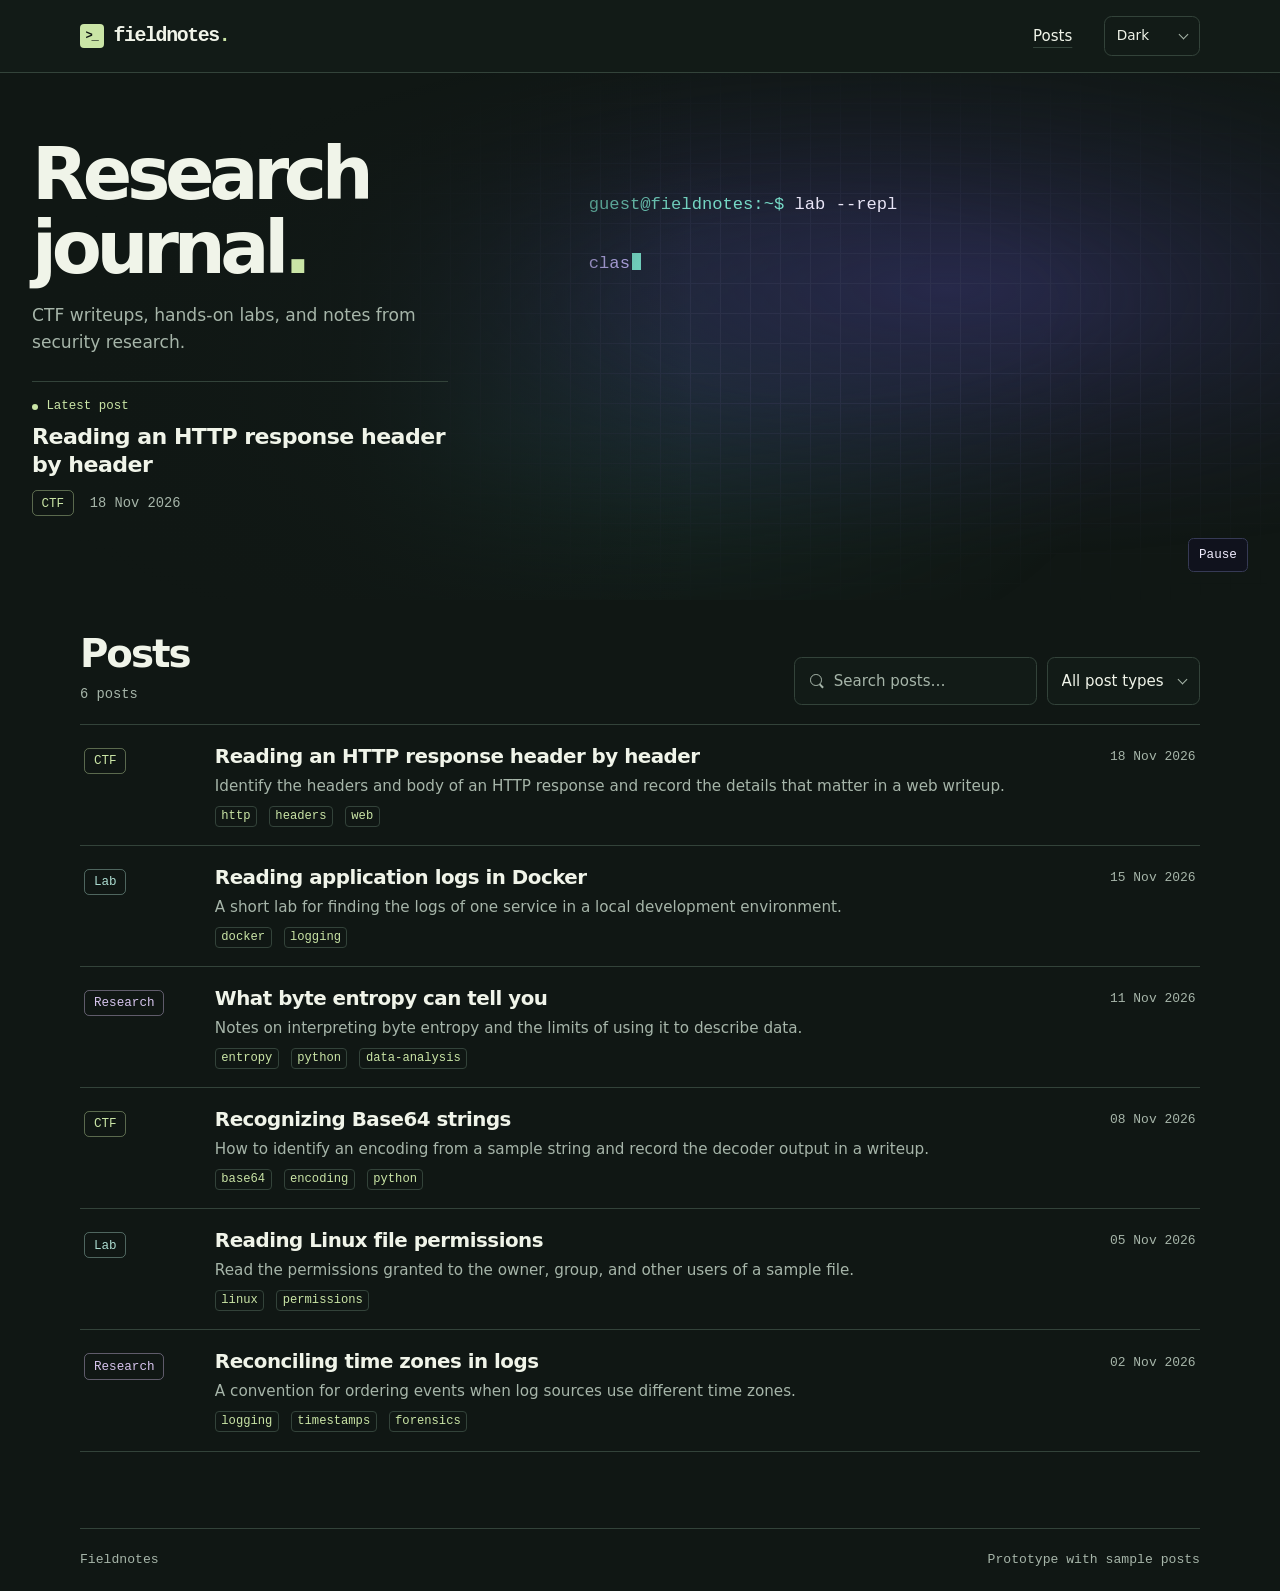
<file: index.html>
<!doctype html>
<html lang="en">
<head>
  <meta charset="utf-8">
  <meta name="viewport" content="width=device-width, initial-scale=1">
  <meta name="theme-color" content="#101714">
  <meta name="description" content="A security research journal with CTF writeups, hands-on labs, and research notes.">
  <title>Fieldnotes | Research journal</title>
  <script src="./assets/theme.js"></script>
  <link rel="stylesheet" href="./assets/site.css">
  <script src="./assets/site.js" defer></script>
</head>
<body>
  <a class="skip-link" href="#main">Skip to content</a>
  <header class="site-header">
    <div class="shell header-inner">
      <a class="wordmark" href="./index.html" aria-label="Fieldnotes home"><span class="brand-mark" aria-hidden="true"></span>fieldnotes<span>.</span></a>
      <nav aria-label="Main navigation"><a href="./index.html#posts">Posts</a></nav>
      <label class="theme-control">
        <span class="sr-only">Theme</span>
        <select name="theme">
          <option value="dark">Dark</option>
          <option value="light">Light</option>
          <option value="system">System</option>
        </select>
        <span class="select-chevron" aria-hidden="true"></span>
      </label>
    </div>
  </header>
  
    <main id="main" tabindex="-1">
      <section class="hero hero-runtime" aria-labelledby="home-title" data-hero-runtime>
        
          <div class="runtime-visual" role="img" aria-label="A simulated terminal types a playful object-oriented program.">
              <pre class="runtime-terminal" aria-hidden="true"><code><span data-at="0" data-ms="720"><span class="terminal-prompt">guest@fieldnotes:~$ </span>lab --repl</span>

<span data-at="960" data-ms="840"><span class="terminal-keyword">class</span> <span class="terminal-type">Hacker</span> <span class="terminal-keyword">extends</span> Human {</span>
<span data-at="1800" data-ms="490">  <span class="terminal-type">solve</span>(ctf) {</span>
<span data-at="2290" data-ms="930">    <span class="terminal-keyword">return</span> this.tryAgain(ctf);</span>
<span data-at="3220" data-ms="120">  }</span>
<span data-at="3340" data-ms="80">}</span>

<span data-at="3640" data-ms="920"><span class="terminal-keyword">new</span> <span class="terminal-type">Hacker</span>().solve(<span class="terminal-string">"CTF"</span>);</span>
<span data-at="4670" class="terminal-output">// givingUp is undefined</span></code></pre>
              <canvas class="runtime-canvas" width="560" height="266" aria-hidden="true" hidden></canvas>
          </div>
        <div class="hero-content shell">
          <div class="intro">
            <h1 id="home-title">Research journal<span>.</span></h1>
            <p>CTF writeups, hands-on labs, and notes from security research.</p>
            
        <article class="latest" aria-labelledby="latest-title">
          <p class="latest-label"><span aria-hidden="true"></span> Latest post</p>
          <h2 id="latest-title" lang="en"><a href="posts/http-header-notes/index.html">Reading an HTTP response header by header</a></h2>
          <div class="article-meta">
            <span class="kind-chip ctf">CTF</span><time datetime="2026-11-18">18 Nov 2026</time>
          </div>
        </article>
          </div>
          <button type="button" class="runtime-play" hidden>Pause</button>
        </div>
      </section>
      <script src="./assets/hero.js" defer></script>
      <section class="archive shell" id="posts" aria-labelledby="archive-title">
        <span id="bai-viet" class="sr-only" aria-hidden="true"></span>
        <div class="archive-header">
          <div><h2 id="archive-title">Posts</h2><p id="result-count" role="status">6 posts</p></div>
          <div class="archive-controls" role="search" aria-label="Search posts">
            <label class="search"><span class="search-icon" aria-hidden="true"></span><span class="sr-only">Search posts</span><input type="search" name="q" placeholder="Search posts…" autocomplete="off"></label>
            <label class="filter"><span class="sr-only">Post type</span><select name="type"><option value="">All post types</option><option value="ctf">CTF</option><option value="lab">Lab</option><option value="research">Research</option></select><span class="select-chevron" aria-hidden="true"></span></label>
          </div>
        </div>
        <ul class="entries">
        <li class="entry" data-kind="ctf" data-search="reading an http response header by header identify the headers and body of an http response and record the details that matter in a web writeup  http headers web web     context  an http response contains the request outcome  metadata  and a body  this writeup uses a simulated response to demonstrate how to document each part      sample response     http http 1 1 200 ok content type  text plain  charset utf 8 cache control  no store content length  5  hello        header   meaning in this example                    content type    the body is utf 8 text       cache control    the response instructs caches to avoid storing it       content length    the body is five bytes long        recording observations  preserve the original response in a code block  then explain each detail below it  label any shortened or simulated data alongside the example so readers can judge its limits  ">
          <div class="entry-kind"><span class="kind-chip ctf">CTF</span></div>
          <div class="entry-content">
            <h3 lang="en"><a href="posts/http-header-notes/index.html">Reading an HTTP response header by header</a></h3>
            <p lang="en">Identify the headers and body of an HTTP response and record the details that matter in a web writeup.</p>
            <div class="entry-tags" aria-label="Tags"><span>http</span><span>headers</span><span>web</span></div>
          </div>
          <div class="entry-date"><time datetime="2026-11-18">18 Nov 2026</time></div>
        </li>
        <li class="entry" data-kind="lab" data-search="reading application logs in docker a short lab for finding the logs of one service in a local development environment  docker logging cloud     goal  identify timestamps  the service name  and messages in a local application s logs  this example assumes the compose service is named  app       view the logs     bash docker compose logs   tail 25 app      example output      text app 1    application ready on port 8080         notes  save enough log context to explain the observation  when comparing runs  record the time and application version with each excerpt  ">
          <div class="entry-kind"><span class="kind-chip lab">Lab</span></div>
          <div class="entry-content">
            <h3 lang="en"><a href="posts/docker-log-notes/index.html">Reading application logs in Docker</a></h3>
            <p lang="en">A short lab for finding the logs of one service in a local development environment.</p>
            <div class="entry-tags" aria-label="Tags"><span>docker</span><span>logging</span></div>
          </div>
          <div class="entry-date"><time datetime="2026-11-15">15 Nov 2026</time></div>
        </li>
        <li class="entry" data-kind="research" data-search="what byte entropy can tell you notes on interpreting byte entropy and the limits of using it to describe data  entropy python data analysis forensics     research question  what does the entropy of a byte sequence reveal about its distribution  this example uses synthetic data for illustration      method     python from collections import counter from math import log2  def entropy data  bytes     float      if not data          return 0 0     probabilities    count   len data  for count in counter data  values        return  sum p   log2 p  for p in probabilities   print entropy b abab         the sample contains two values that occur equally often  so the theoretical entropy is one bit per byte      limitations  this measurement uses frequencies  two samples with the same byte distribution and different ordering can have identical entropy  a conclusion about format or provenance needs additional evidence  ">
          <div class="entry-kind"><span class="kind-chip research">Research</span></div>
          <div class="entry-content">
            <h3 lang="en"><a href="posts/entropy-notes/index.html">What byte entropy can tell you</a></h3>
            <p lang="en">Notes on interpreting byte entropy and the limits of using it to describe data.</p>
            <div class="entry-tags" aria-label="Tags"><span>entropy</span><span>python</span><span>data-analysis</span></div>
          </div>
          <div class="entry-date"><time datetime="2026-11-11">11 Nov 2026</time></div>
        </li>
        <li class="entry" data-kind="ctf" data-search="recognizing base64 strings how to identify an encoding from a sample string and record the decoder output in a writeup  base64 encoding python misc     sample input  the sample string  agvsbg8   ends with a padding character  its alphabet offers a clue you can check with a decoder      check the encoding     python from base64 import b64decode  print b64decode  agvsbg8    validate true        expected output      text b hello          notes  base64 represents bytes as text  in a writeup  distinguish the original string  the decoded bytes  and how those bytes are displayed  ">
          <div class="entry-kind"><span class="kind-chip ctf">CTF</span></div>
          <div class="entry-content">
            <h3 lang="en"><a href="posts/base64-encoding/index.html">Recognizing Base64 strings</a></h3>
            <p lang="en">How to identify an encoding from a sample string and record the decoder output in a writeup.</p>
            <div class="entry-tags" aria-label="Tags"><span>base64</span><span>encoding</span><span>python</span></div>
          </div>
          <div class="entry-date"><time datetime="2026-11-08">08 Nov 2026</time></div>
        </li>
        <li class="entry" data-kind="lab" data-search="reading linux file permissions read the permissions granted to the owner  group  and other users of a sample file  linux permissions misc     goal  read the permission groups on a sample file and relate them to their octal representation      example     bash stat  c   a  a  n  notes txt      an example result is   rw r  r   644 notes txt   the owner can read and write the file  the group and other users can read it      verify the result  compare each group of three characters with the read  write  and execute values  the output depends on the permissions of the file you inspect  ">
          <div class="entry-kind"><span class="kind-chip lab">Lab</span></div>
          <div class="entry-content">
            <h3 lang="en"><a href="posts/linux-permissions/index.html">Reading Linux file permissions</a></h3>
            <p lang="en">Read the permissions granted to the owner, group, and other users of a sample file.</p>
            <div class="entry-tags" aria-label="Tags"><span>linux</span><span>permissions</span></div>
          </div>
          <div class="entry-date"><time datetime="2026-11-05">05 Nov 2026</time></div>
        </li>
        <li class="entry" data-kind="research" data-search="reconciling time zones in logs a convention for ordering events when log sources use different time zones  logging timestamps forensics forensics     the problem  two systems can record the same instant in different time zones  keeping the original timestamps lets readers check the conversion      example    source   timestamp   utc                         workstation    2026 11 02t14 00 00 07 00     2026 11 02t07 00 00z      service    2026 11 02t07 00 00z     2026 11 02t07 00 00z        limitations  time zone conversion makes the timestamps comparable  when analyzing real logs  check clock skew and the precision of each source as well  ">
          <div class="entry-kind"><span class="kind-chip research">Research</span></div>
          <div class="entry-content">
            <h3 lang="en"><a href="posts/log-timestamps/index.html">Reconciling time zones in logs</a></h3>
            <p lang="en">A convention for ordering events when log sources use different time zones.</p>
            <div class="entry-tags" aria-label="Tags"><span>logging</span><span>timestamps</span><span>forensics</span></div>
          </div>
          <div class="entry-date"><time datetime="2026-11-02">02 Nov 2026</time></div>
        </li></ul>
        <p class="empty" hidden>No matching posts. Try another search or choose all post types.</p>
      </section>
    </main>
  <footer class="shell site-footer"><span>Fieldnotes</span><span>Prototype with sample posts</span></footer>
</body>
</html>
</file>
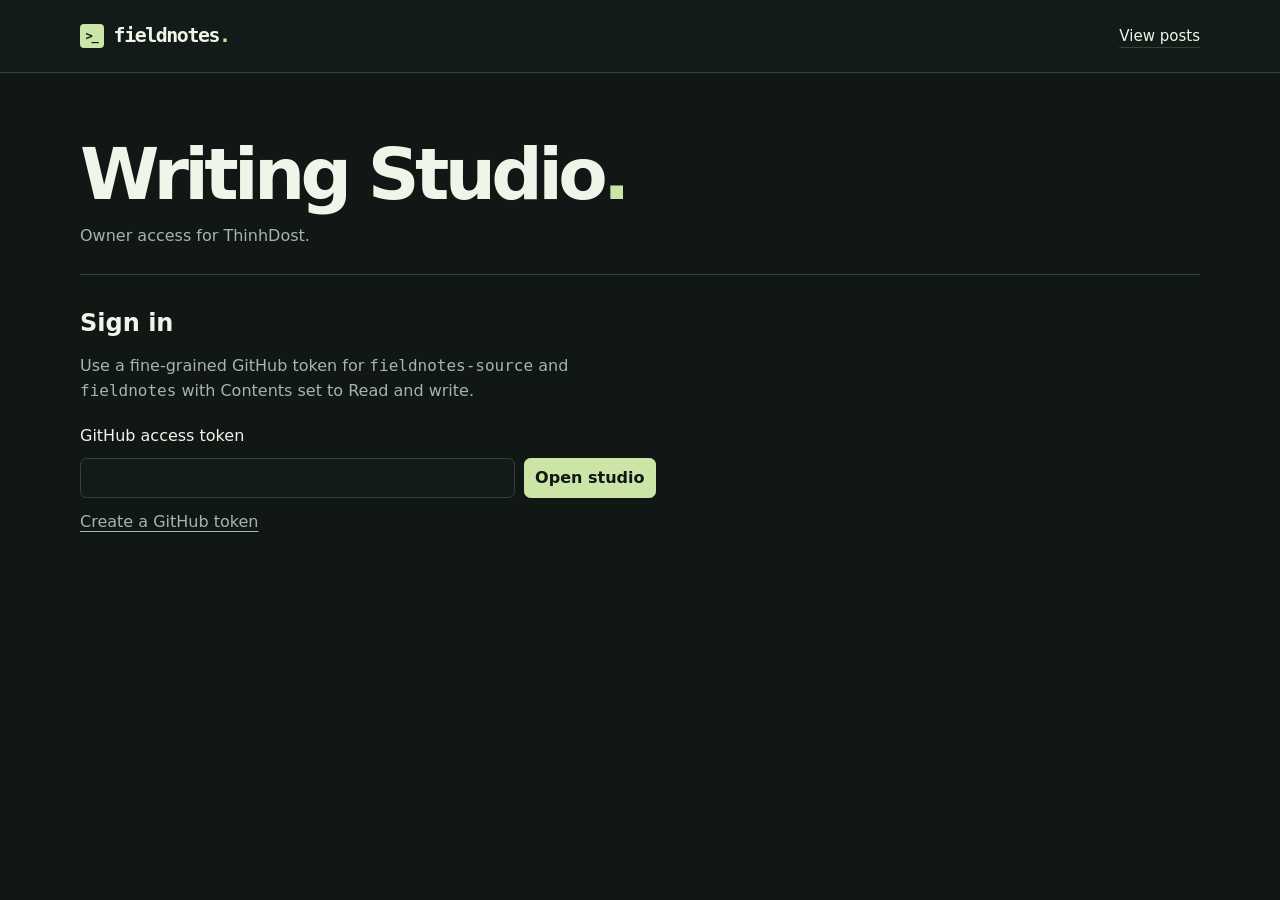
<file: admin/index.html>
<!doctype html>
<html lang="en" data-theme="dark">
<head>
  <meta charset="utf-8">
  <meta name="viewport" content="width=device-width, initial-scale=1">
  <meta name="robots" content="noindex, nofollow">
  <meta name="referrer" content="no-referrer">
  <meta http-equiv="Content-Security-Policy" content="default-src 'none'; script-src 'self'; style-src 'self'; img-src 'self' blob:; connect-src https://api.github.com; base-uri 'none'; form-action 'none'; object-src 'none'">
  <title>Writing Studio | Fieldnotes</title>
  <link rel="stylesheet" href="../assets/site.css">
  <link rel="stylesheet" href="./studio.css">
  <script src="./vendor/markdown-it.min.js" defer></script>
  <script src="./vendor/js-yaml.min.js" defer></script>
  <script type="module" src="./studio.js"></script>
</head>
<body>
  <a class="skip-link" href="#main">Skip to content</a>
  <header class="site-header">
    <div class="shell header-inner">
      <a class="wordmark" href="../" aria-label="Fieldnotes home"><span class="brand-mark" aria-hidden="true"></span>fieldnotes<span>.</span></a>
      <nav aria-label="Main navigation"><a href="../#posts">View posts</a></nav>
      <button type="button" id="sign-out" hidden>Sign out</button>
    </div>
  </header>
  <main class="shell studio" id="main" tabindex="-1">
    <header class="studio-heading">
      <h1>Writing Studio<span>.</span></h1>
      <p id="studio-subtitle">Owner access for ThinhDost.</p>
    </header>
    <section class="login" aria-labelledby="login-title">
      <h2 id="login-title">Sign in</h2>
      <p>Use a fine-grained GitHub token for <code>fieldnotes-source</code> and <code>fieldnotes</code> with Contents set to Read and write.</p>
      <form id="login" hidden>
        <label for="access-token">GitHub access token</label>
        <input id="access-token" type="password" autocomplete="off" autocapitalize="off" spellcheck="false" required>
        <button type="submit" class="primary">Open studio</button>
      </form>
      <p><a href="https://github.com/settings/personal-access-tokens/new?name=Fieldnotes%20Studio&amp;target_name=ThinhDost&amp;contents=write&amp;expires_in=30" target="_blank" rel="noopener noreferrer">Create a GitHub token</a></p>
      <p class="message" id="login-status" role="status"></p>
      <noscript>JavaScript is required to sign in.</noscript>
    </section>
    <section id="workspace" class="workspace" aria-label="Owner writing workspace" hidden>
      <aside class="library">
        <div class="library-heading">
          <h2>Posts</h2>
          <button id="new-post" type="button">New post</button>
        </div>
        <ul id="entries" aria-label="Your posts"></ul>
      </aside>
      <div class="compose">
        <form id="post-form">
          <fieldset id="fields">
            <legend class="sr-only">Post fields</legend>
            <label class="wide">Title <input name="title" required autocomplete="off"></label>
            <label>Permalink slug <input name="slug" required pattern="[a-z0-9]+(?:-[a-z0-9]+)*" spellcheck="false"></label>
            <label><span id="post-type-label">Type</span> <select name="type" aria-labelledby="post-type-label"><option value="ctf">CTF</option><option value="lab">Lab</option><option value="research">Research</option></select></label>
            <label>Publish date <input name="date" type="date"></label>
            <label>Article language <input name="lang" value="en" placeholder="en or vi"></label>
            <label class="wide">Summary <input name="summary"></label>
            <label class="wide">Tags <textarea name="tags" rows="2" placeholder="One tag per line"></textarea></label>
            <div class="editor wide">
              <div class="editor-bar">
                <label for="body">Markdown</label>
                <label class="upload">Add images <input type="file" id="images" accept="image/png,image/jpeg,image/gif,image/webp" multiple></label>
              </div>
              <textarea id="body" name="body" spellcheck="false" placeholder="## Start writing"></textarea>
            </div>
            <section class="preview wide" aria-labelledby="preview-title">
              <h2 id="preview-title">Preview</h2>
              <div class="prose" id="preview"></div>
            </section>
            <div class="actions wide">
              <button type="submit" value="draft">Save draft</button>
              <button type="submit" value="publish" class="primary">Publish</button>
            </div>
          </fieldset>
        </form>
        <p class="message" id="save-status" role="status"></p>
        <button id="finish-publish" type="button" hidden>Finish publishing</button>
        <p id="publish-links" hidden><a id="deployment-status" href="https://github.com/ThinhDost/fieldnotes-source/actions" target="_blank" rel="noopener noreferrer">Deployment status</a> <a id="public-post" href="../" target="_blank" rel="noopener noreferrer">View public post</a></p>
      </div>
    </section>
  </main>
</body>
</html>
</file>
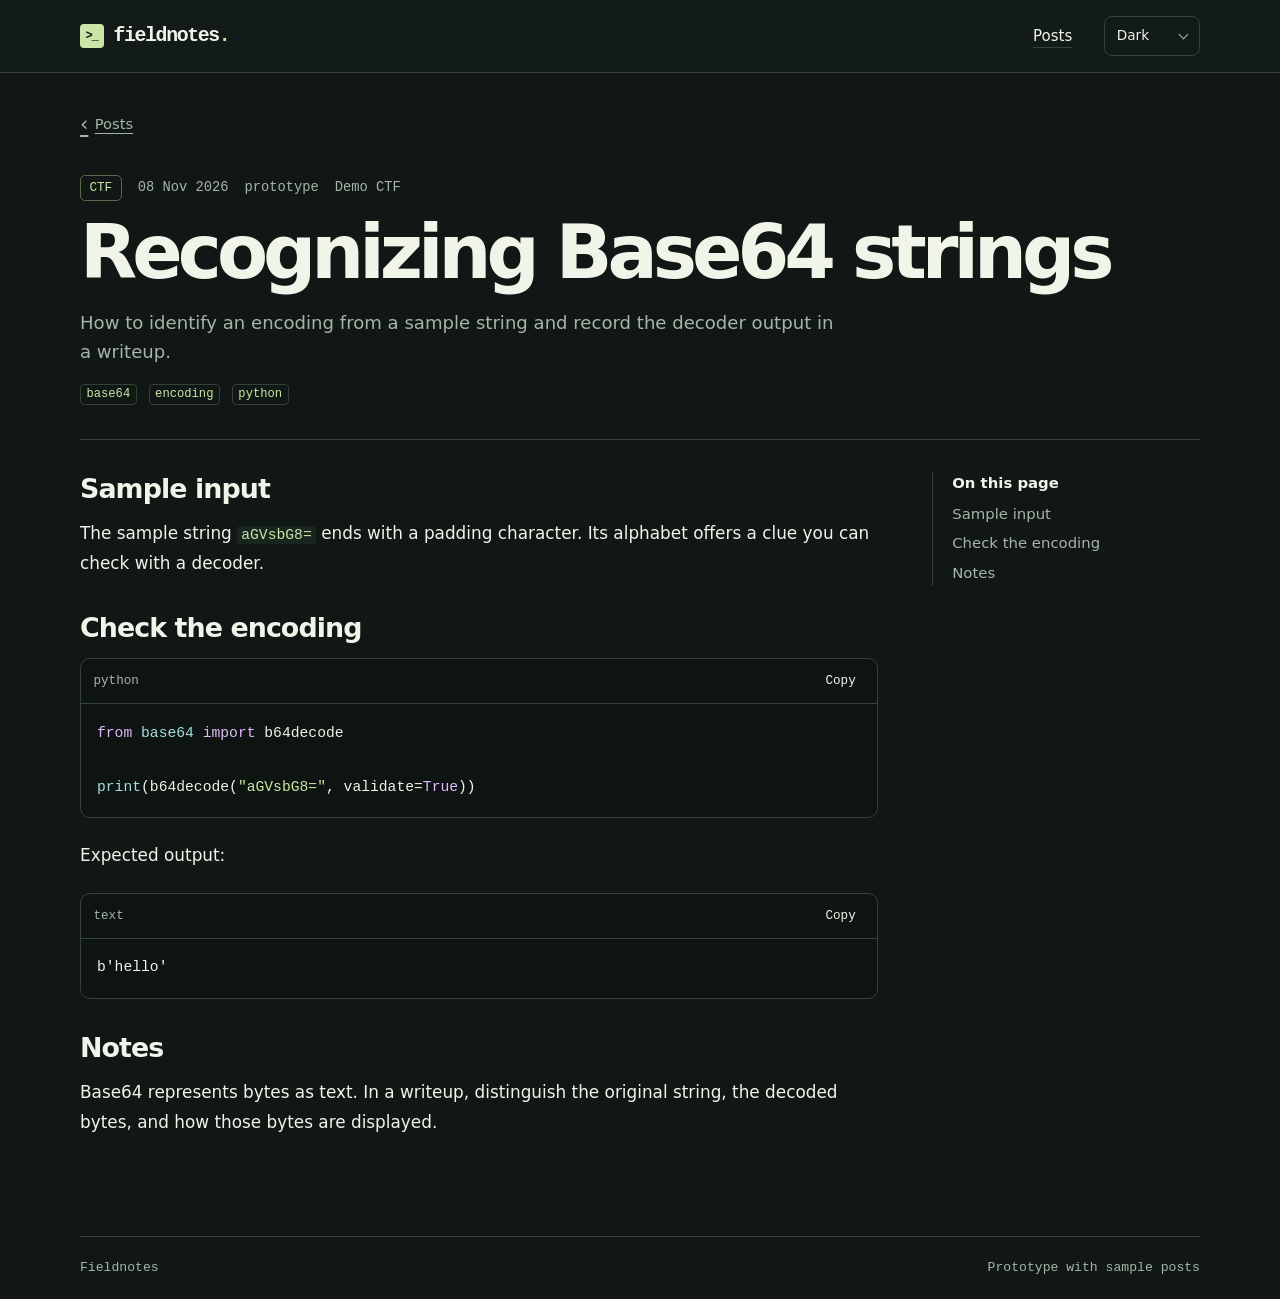
<file: posts/base64-encoding/index.html>
<!doctype html>
<html lang="en">
<head>
  <meta charset="utf-8">
  <meta name="viewport" content="width=device-width, initial-scale=1">
  <meta name="theme-color" content="#101714">
  <meta name="description" content="How to identify an encoding from a sample string and record the decoder output in a writeup.">
  <title>Recognizing Base64 strings | Fieldnotes</title>
  <script src="../../assets/theme.js"></script>
  <link rel="stylesheet" href="../../assets/site.css">
  <script src="../../assets/site.js" defer></script>
</head>
<body>
  <a class="skip-link" href="#main">Skip to content</a>
  <header class="site-header">
    <div class="shell header-inner">
      <a class="wordmark" href="../../index.html" aria-label="Fieldnotes home"><span class="brand-mark" aria-hidden="true"></span>fieldnotes<span>.</span></a>
      <nav aria-label="Main navigation"><a href="../../index.html#posts">Posts</a></nav>
      <label class="theme-control">
        <span class="sr-only">Theme</span>
        <select name="theme">
          <option value="dark">Dark</option>
          <option value="light">Light</option>
          <option value="system">System</option>
        </select>
        <span class="select-chevron" aria-hidden="true"></span>
      </label>
    </div>
  </header>
  
    <main class="shell article-page" id="main" tabindex="-1">
      <a class="back-link" href="../../index.html#posts"><span aria-hidden="true">‹</span> Posts</a>
      <header class="article-header">
        <div class="article-meta"><span class="kind-chip ctf">CTF</span><time datetime="2026-11-08">08 Nov 2026</time><span>prototype</span><span>Demo CTF</span></div>
        <h1 lang="en">Recognizing Base64 strings</h1>
        <p lang="en">How to identify an encoding from a sample string and record the decoder output in a writeup.</p>
        <div class="entry-tags" aria-label="Tags"><span>base64</span><span>encoding</span><span>python</span></div>
      </header>
      <div class="article-layout">
        <nav class="toc" aria-label="Table of contents"><p>On this page</p><ul lang="en"><li class="h2"><a href="#sample-input">Sample input</a></li><li class="h2"><a href="#check-the-encoding">Check the encoding</a></li><li class="h2"><a href="#notes">Notes</a></li></ul></nav>
        <article class="prose" lang="en"><h2 id="sample-input">Sample input</h2>
<p>The sample string <code>aGVsbG8=</code> ends with a padding character. Its alphabet offers a clue you can check with a decoder.</p>
<h2 id="check-the-encoding">Check the encoding</h2>
<figure class="code-block"><figcaption><span>python</span><button type="button" data-copy="&quot;from base64 import b64decode\n\nprint(b64decode(\&quot;aGVsbG8=\&quot;, validate=True))\n&quot;" lang="en">Copy</button></figcaption><pre tabindex="0"><code class="syntax"><span class="kn">from</span><span class="w"> </span><span class="nn">base64</span><span class="w"> </span><span class="kn">import</span> <span class="n">b64decode</span>

<span class="nb">print</span><span class="p">(</span><span class="n">b64decode</span><span class="p">(</span><span class="s2">&quot;aGVsbG8=&quot;</span><span class="p">,</span> <span class="n">validate</span><span class="o">=</span><span class="kc">True</span><span class="p">))</span>
</code></pre></figure><p>Expected output:</p>
<figure class="code-block"><figcaption><span>text</span><button type="button" data-copy="&quot;b&#x27;hello&#x27;\n&quot;" lang="en">Copy</button></figcaption><pre tabindex="0"><code class="syntax">b&#39;hello&#39;
</code></pre></figure><h2 id="notes">Notes</h2>
<p>Base64 represents bytes as text. In a writeup, distinguish the original string, the decoded bytes, and how those bytes are displayed.</p>
</article>
      </div>
      <p class="sr-only" role="status" id="copy-status"></p>
    </main>
  <footer class="shell site-footer"><span>Fieldnotes</span><span>Prototype with sample posts</span></footer>
</body>
</html>
</file>
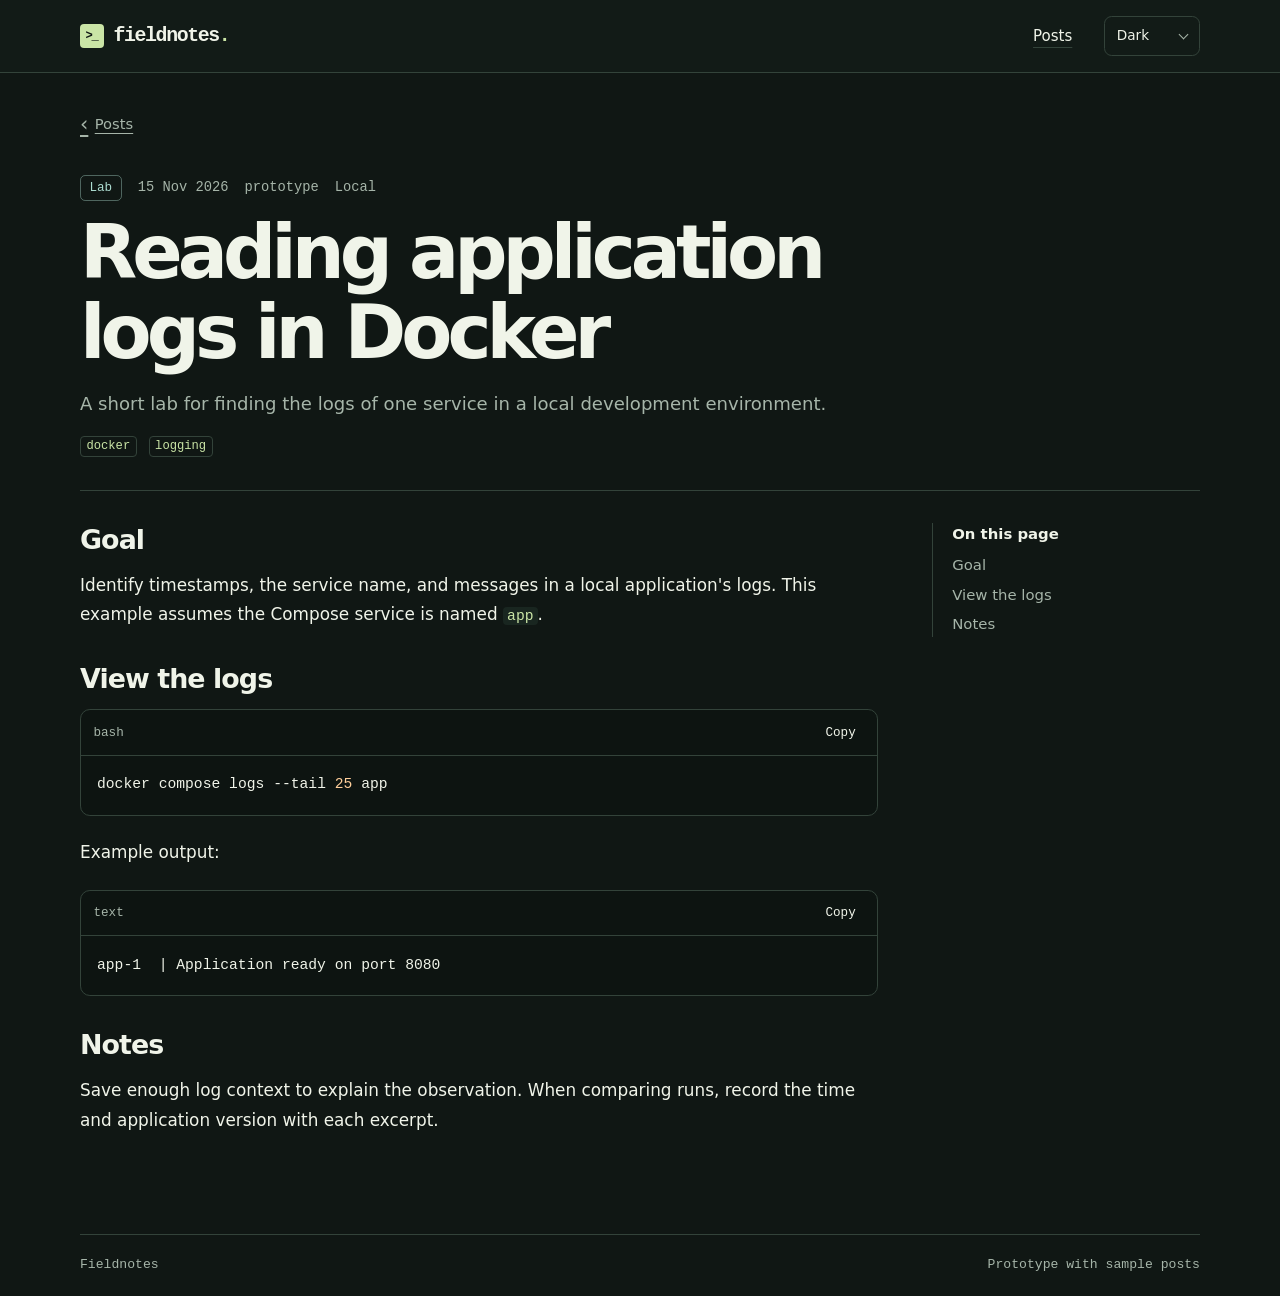
<file: posts/docker-log-notes/index.html>
<!doctype html>
<html lang="en">
<head>
  <meta charset="utf-8">
  <meta name="viewport" content="width=device-width, initial-scale=1">
  <meta name="theme-color" content="#101714">
  <meta name="description" content="A short lab for finding the logs of one service in a local development environment.">
  <title>Reading application logs in Docker | Fieldnotes</title>
  <script src="../../assets/theme.js"></script>
  <link rel="stylesheet" href="../../assets/site.css">
  <script src="../../assets/site.js" defer></script>
</head>
<body>
  <a class="skip-link" href="#main">Skip to content</a>
  <header class="site-header">
    <div class="shell header-inner">
      <a class="wordmark" href="../../index.html" aria-label="Fieldnotes home"><span class="brand-mark" aria-hidden="true"></span>fieldnotes<span>.</span></a>
      <nav aria-label="Main navigation"><a href="../../index.html#posts">Posts</a></nav>
      <label class="theme-control">
        <span class="sr-only">Theme</span>
        <select name="theme">
          <option value="dark">Dark</option>
          <option value="light">Light</option>
          <option value="system">System</option>
        </select>
        <span class="select-chevron" aria-hidden="true"></span>
      </label>
    </div>
  </header>
  
    <main class="shell article-page" id="main" tabindex="-1">
      <a class="back-link" href="../../index.html#posts"><span aria-hidden="true">‹</span> Posts</a>
      <header class="article-header">
        <div class="article-meta"><span class="kind-chip lab">Lab</span><time datetime="2026-11-15">15 Nov 2026</time><span>prototype</span><span>Local</span></div>
        <h1 lang="en">Reading application logs in Docker</h1>
        <p lang="en">A short lab for finding the logs of one service in a local development environment.</p>
        <div class="entry-tags" aria-label="Tags"><span>docker</span><span>logging</span></div>
      </header>
      <div class="article-layout">
        <nav class="toc" aria-label="Table of contents"><p>On this page</p><ul lang="en"><li class="h2"><a href="#goal">Goal</a></li><li class="h2"><a href="#view-the-logs">View the logs</a></li><li class="h2"><a href="#notes">Notes</a></li></ul></nav>
        <article class="prose" lang="en"><h2 id="goal">Goal</h2>
<p>Identify timestamps, the service name, and messages in a local application's logs. This example assumes the Compose service is named <code>app</code>.</p>
<h2 id="view-the-logs">View the logs</h2>
<figure class="code-block"><figcaption><span>bash</span><button type="button" data-copy="&quot;docker compose logs --tail 25 app\n&quot;" lang="en">Copy</button></figcaption><pre tabindex="0"><code class="syntax">docker<span class="w"> </span>compose<span class="w"> </span>logs<span class="w"> </span>--tail<span class="w"> </span><span class="m">25</span><span class="w"> </span>app
</code></pre></figure><p>Example output:</p>
<figure class="code-block"><figcaption><span>text</span><button type="button" data-copy="&quot;app-1  | Application ready on port 8080\n&quot;" lang="en">Copy</button></figcaption><pre tabindex="0"><code class="syntax">app-1  | Application ready on port 8080
</code></pre></figure><h2 id="notes">Notes</h2>
<p>Save enough log context to explain the observation. When comparing runs, record the time and application version with each excerpt.</p>
</article>
      </div>
      <p class="sr-only" role="status" id="copy-status"></p>
    </main>
  <footer class="shell site-footer"><span>Fieldnotes</span><span>Prototype with sample posts</span></footer>
</body>
</html>
</file>
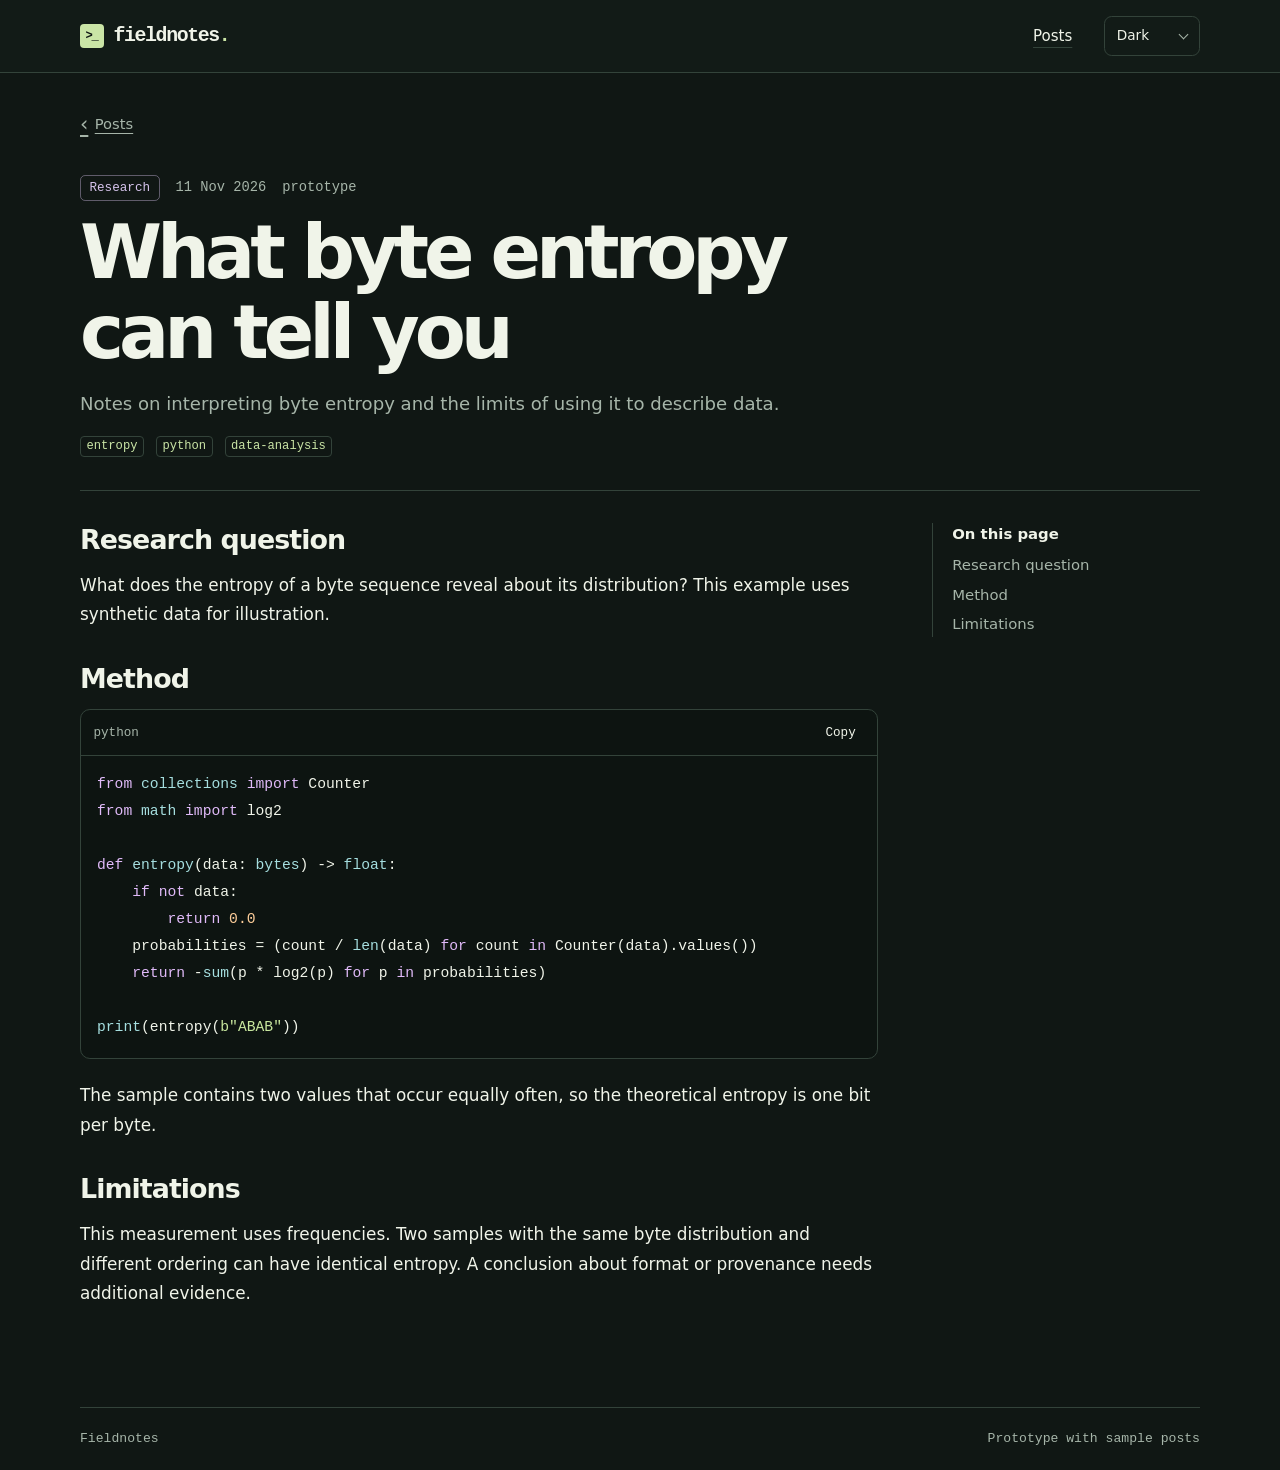
<file: posts/entropy-notes/index.html>
<!doctype html>
<html lang="en">
<head>
  <meta charset="utf-8">
  <meta name="viewport" content="width=device-width, initial-scale=1">
  <meta name="theme-color" content="#101714">
  <meta name="description" content="Notes on interpreting byte entropy and the limits of using it to describe data.">
  <title>What byte entropy can tell you | Fieldnotes</title>
  <script src="../../assets/theme.js"></script>
  <link rel="stylesheet" href="../../assets/site.css">
  <script src="../../assets/site.js" defer></script>
</head>
<body>
  <a class="skip-link" href="#main">Skip to content</a>
  <header class="site-header">
    <div class="shell header-inner">
      <a class="wordmark" href="../../index.html" aria-label="Fieldnotes home"><span class="brand-mark" aria-hidden="true"></span>fieldnotes<span>.</span></a>
      <nav aria-label="Main navigation"><a href="../../index.html#posts">Posts</a></nav>
      <label class="theme-control">
        <span class="sr-only">Theme</span>
        <select name="theme">
          <option value="dark">Dark</option>
          <option value="light">Light</option>
          <option value="system">System</option>
        </select>
        <span class="select-chevron" aria-hidden="true"></span>
      </label>
    </div>
  </header>
  
    <main class="shell article-page" id="main" tabindex="-1">
      <a class="back-link" href="../../index.html#posts"><span aria-hidden="true">‹</span> Posts</a>
      <header class="article-header">
        <div class="article-meta"><span class="kind-chip research">Research</span><time datetime="2026-11-11">11 Nov 2026</time><span>prototype</span></div>
        <h1 lang="en">What byte entropy can tell you</h1>
        <p lang="en">Notes on interpreting byte entropy and the limits of using it to describe data.</p>
        <div class="entry-tags" aria-label="Tags"><span>entropy</span><span>python</span><span>data-analysis</span></div>
      </header>
      <div class="article-layout">
        <nav class="toc" aria-label="Table of contents"><p>On this page</p><ul lang="en"><li class="h2"><a href="#research-question">Research question</a></li><li class="h2"><a href="#method">Method</a></li><li class="h2"><a href="#limitations">Limitations</a></li></ul></nav>
        <article class="prose" lang="en"><h2 id="research-question">Research question</h2>
<p>What does the entropy of a byte sequence reveal about its distribution? This example uses synthetic data for illustration.</p>
<h2 id="method">Method</h2>
<figure class="code-block"><figcaption><span>python</span><button type="button" data-copy="&quot;from collections import Counter\nfrom math import log2\n\ndef entropy(data: bytes) -&gt; float:\n    if not data:\n        return 0.0\n    probabilities = (count / len(data) for count in Counter(data).values())\n    return -sum(p * log2(p) for p in probabilities)\n\nprint(entropy(b\&quot;ABAB\&quot;))\n&quot;" lang="en">Copy</button></figcaption><pre tabindex="0"><code class="syntax"><span class="kn">from</span><span class="w"> </span><span class="nn">collections</span><span class="w"> </span><span class="kn">import</span> <span class="n">Counter</span>
<span class="kn">from</span><span class="w"> </span><span class="nn">math</span><span class="w"> </span><span class="kn">import</span> <span class="n">log2</span>

<span class="k">def</span><span class="w"> </span><span class="nf">entropy</span><span class="p">(</span><span class="n">data</span><span class="p">:</span> <span class="nb">bytes</span><span class="p">)</span> <span class="o">-&gt;</span> <span class="nb">float</span><span class="p">:</span>
    <span class="k">if</span> <span class="ow">not</span> <span class="n">data</span><span class="p">:</span>
        <span class="k">return</span> <span class="mf">0.0</span>
    <span class="n">probabilities</span> <span class="o">=</span> <span class="p">(</span><span class="n">count</span> <span class="o">/</span> <span class="nb">len</span><span class="p">(</span><span class="n">data</span><span class="p">)</span> <span class="k">for</span> <span class="n">count</span> <span class="ow">in</span> <span class="n">Counter</span><span class="p">(</span><span class="n">data</span><span class="p">)</span><span class="o">.</span><span class="n">values</span><span class="p">())</span>
    <span class="k">return</span> <span class="o">-</span><span class="nb">sum</span><span class="p">(</span><span class="n">p</span> <span class="o">*</span> <span class="n">log2</span><span class="p">(</span><span class="n">p</span><span class="p">)</span> <span class="k">for</span> <span class="n">p</span> <span class="ow">in</span> <span class="n">probabilities</span><span class="p">)</span>

<span class="nb">print</span><span class="p">(</span><span class="n">entropy</span><span class="p">(</span><span class="sa">b</span><span class="s2">&quot;ABAB&quot;</span><span class="p">))</span>
</code></pre></figure><p>The sample contains two values that occur equally often, so the theoretical entropy is one bit per byte.</p>
<h2 id="limitations">Limitations</h2>
<p>This measurement uses frequencies. Two samples with the same byte distribution and different ordering can have identical entropy. A conclusion about format or provenance needs additional evidence.</p>
</article>
      </div>
      <p class="sr-only" role="status" id="copy-status"></p>
    </main>
  <footer class="shell site-footer"><span>Fieldnotes</span><span>Prototype with sample posts</span></footer>
</body>
</html>
</file>
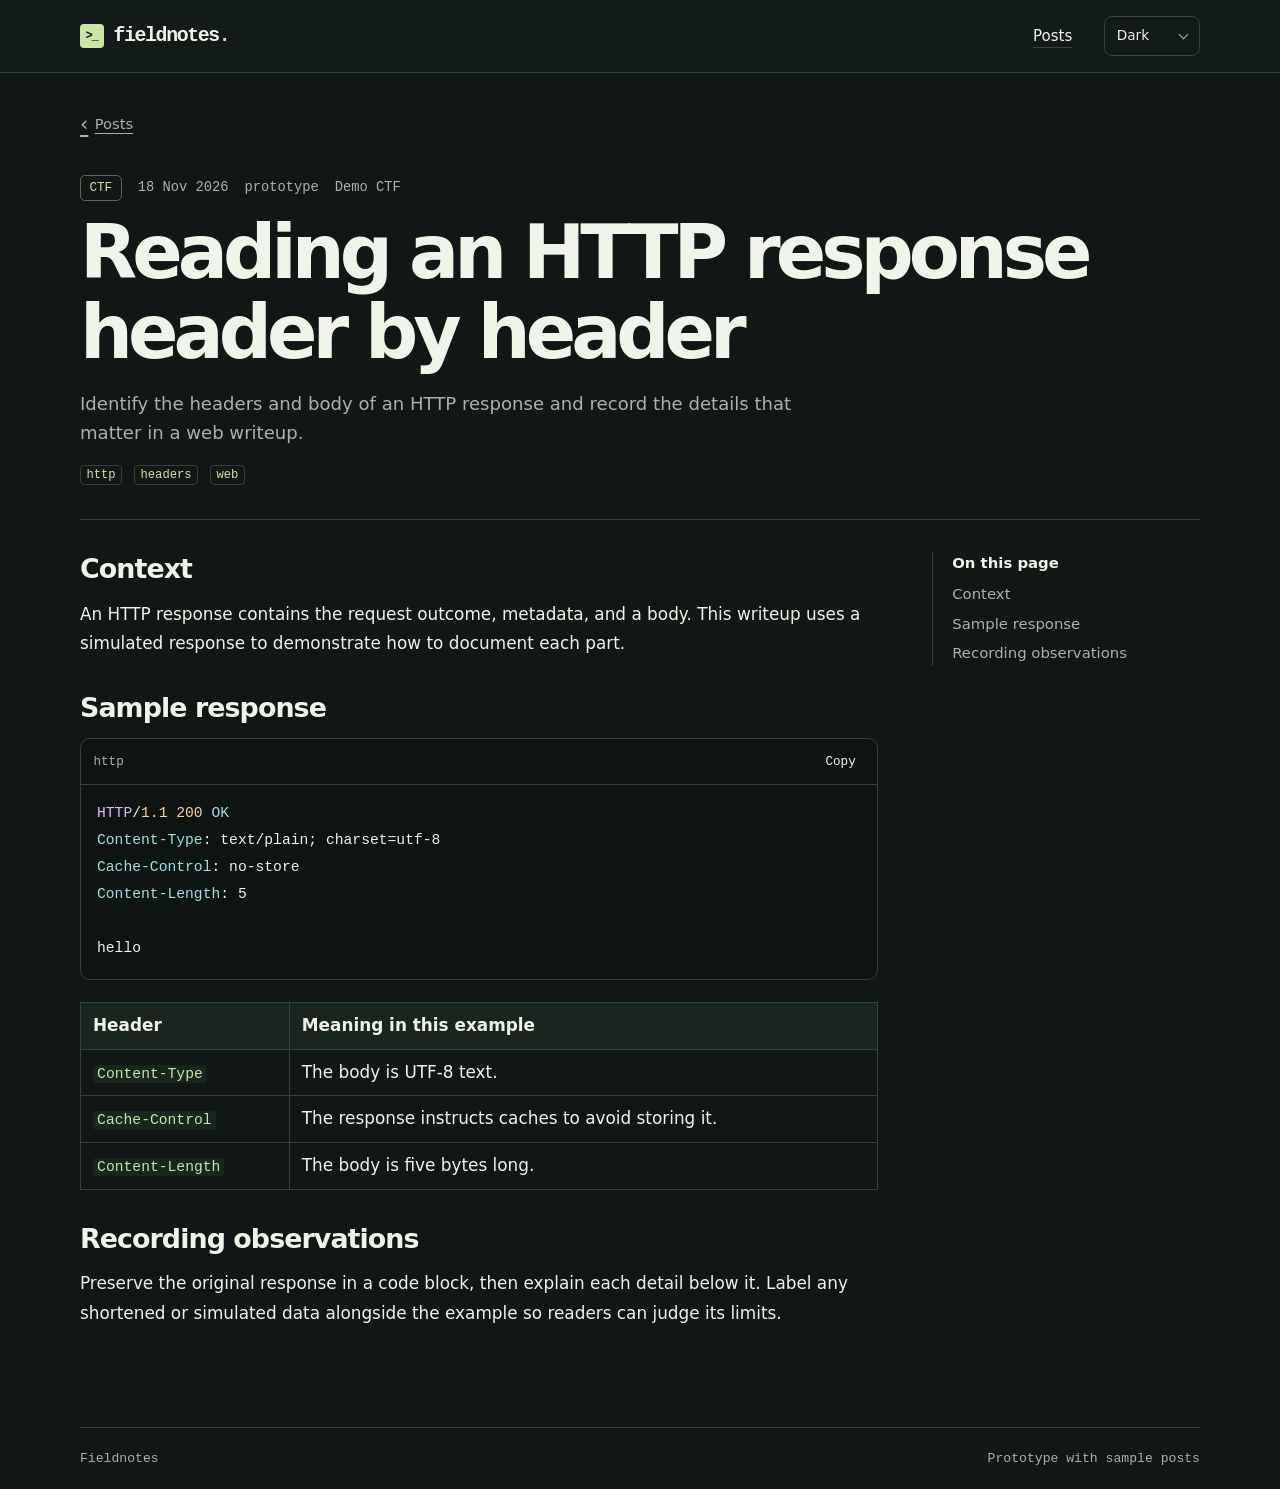
<file: posts/http-header-notes/index.html>
<!doctype html>
<html lang="en">
<head>
  <meta charset="utf-8">
  <meta name="viewport" content="width=device-width, initial-scale=1">
  <meta name="theme-color" content="#101714">
  <meta name="description" content="Identify the headers and body of an HTTP response and record the details that matter in a web writeup.">
  <title>Reading an HTTP response header by header | Fieldnotes</title>
  <script src="../../assets/theme.js"></script>
  <link rel="stylesheet" href="../../assets/site.css">
  <script src="../../assets/site.js" defer></script>
</head>
<body>
  <a class="skip-link" href="#main">Skip to content</a>
  <header class="site-header">
    <div class="shell header-inner">
      <a class="wordmark" href="../../index.html" aria-label="Fieldnotes home"><span class="brand-mark" aria-hidden="true"></span>fieldnotes<span>.</span></a>
      <nav aria-label="Main navigation"><a href="../../index.html#posts">Posts</a></nav>
      <label class="theme-control">
        <span class="sr-only">Theme</span>
        <select name="theme">
          <option value="dark">Dark</option>
          <option value="light">Light</option>
          <option value="system">System</option>
        </select>
        <span class="select-chevron" aria-hidden="true"></span>
      </label>
    </div>
  </header>
  
    <main class="shell article-page" id="main" tabindex="-1">
      <a class="back-link" href="../../index.html#posts"><span aria-hidden="true">‹</span> Posts</a>
      <header class="article-header">
        <div class="article-meta"><span class="kind-chip ctf">CTF</span><time datetime="2026-11-18">18 Nov 2026</time><span>prototype</span><span>Demo CTF</span></div>
        <h1 lang="en">Reading an HTTP response header by header</h1>
        <p lang="en">Identify the headers and body of an HTTP response and record the details that matter in a web writeup.</p>
        <div class="entry-tags" aria-label="Tags"><span>http</span><span>headers</span><span>web</span></div>
      </header>
      <div class="article-layout">
        <nav class="toc" aria-label="Table of contents"><p>On this page</p><ul lang="en"><li class="h2"><a href="#context">Context</a></li><li class="h2"><a href="#sample-response">Sample response</a></li><li class="h2"><a href="#recording-observations">Recording observations</a></li></ul></nav>
        <article class="prose" lang="en"><h2 id="context">Context</h2>
<p>An HTTP response contains the request outcome, metadata, and a body. This writeup uses a simulated response to demonstrate how to document each part.</p>
<h2 id="sample-response">Sample response</h2>
<figure class="code-block"><figcaption><span>http</span><button type="button" data-copy="&quot;HTTP/1.1 200 OK\nContent-Type: text/plain; charset=utf-8\nCache-Control: no-store\nContent-Length: 5\n\nhello\n&quot;" lang="en">Copy</button></figcaption><pre tabindex="0"><code class="syntax"><span class="kr">HTTP</span><span class="o">/</span><span class="m">1.1</span> <span class="m">200</span> <span class="ne">OK</span>
<span class="na">Content-Type</span><span class="o">:</span> <span class="l">text/plain; charset=utf-8</span>
<span class="na">Cache-Control</span><span class="o">:</span> <span class="l">no-store</span>
<span class="na">Content-Length</span><span class="o">:</span> <span class="l">5</span>

hello
</code></pre></figure><div class="table-scroll" tabindex="0"><table>
<thead>
<tr>
<th>Header</th>
<th>Meaning in this example</th>
</tr>
</thead>
<tbody>
<tr>
<td><code>Content-Type</code></td>
<td>The body is UTF-8 text.</td>
</tr>
<tr>
<td><code>Cache-Control</code></td>
<td>The response instructs caches to avoid storing it.</td>
</tr>
<tr>
<td><code>Content-Length</code></td>
<td>The body is five bytes long.</td>
</tr>
</tbody>
</table></div>
<h2 id="recording-observations">Recording observations</h2>
<p>Preserve the original response in a code block, then explain each detail below it. Label any shortened or simulated data alongside the example so readers can judge its limits.</p>
</article>
      </div>
      <p class="sr-only" role="status" id="copy-status"></p>
    </main>
  <footer class="shell site-footer"><span>Fieldnotes</span><span>Prototype with sample posts</span></footer>
</body>
</html>
</file>
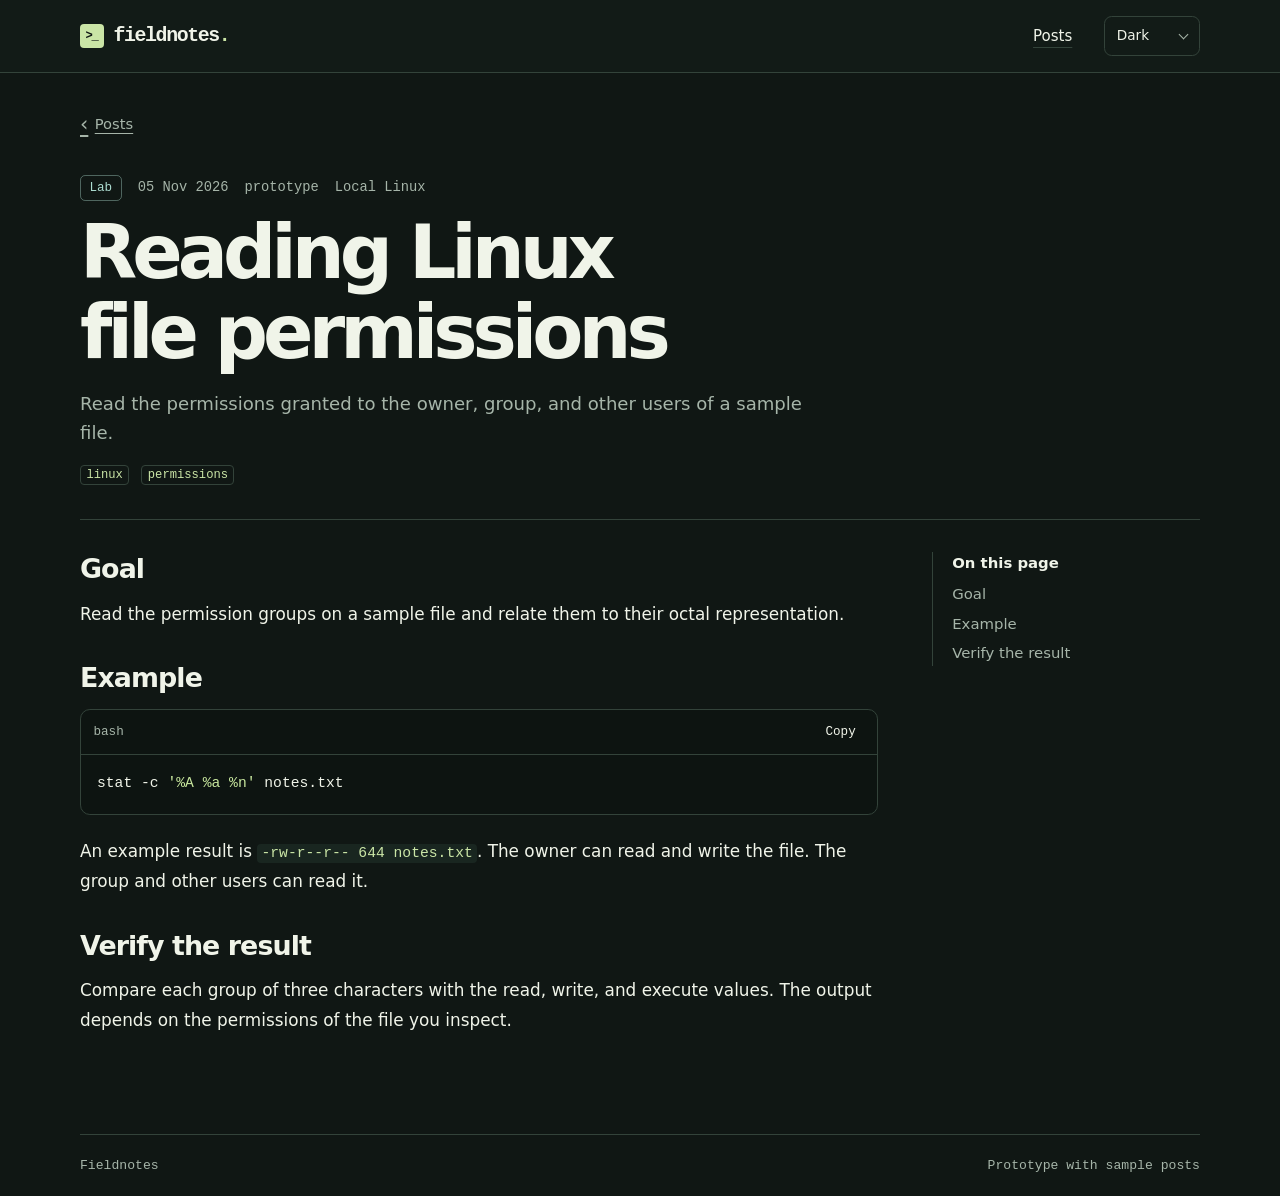
<file: posts/linux-permissions/index.html>
<!doctype html>
<html lang="en">
<head>
  <meta charset="utf-8">
  <meta name="viewport" content="width=device-width, initial-scale=1">
  <meta name="theme-color" content="#101714">
  <meta name="description" content="Read the permissions granted to the owner, group, and other users of a sample file.">
  <title>Reading Linux file permissions | Fieldnotes</title>
  <script src="../../assets/theme.js"></script>
  <link rel="stylesheet" href="../../assets/site.css">
  <script src="../../assets/site.js" defer></script>
</head>
<body>
  <a class="skip-link" href="#main">Skip to content</a>
  <header class="site-header">
    <div class="shell header-inner">
      <a class="wordmark" href="../../index.html" aria-label="Fieldnotes home"><span class="brand-mark" aria-hidden="true"></span>fieldnotes<span>.</span></a>
      <nav aria-label="Main navigation"><a href="../../index.html#posts">Posts</a></nav>
      <label class="theme-control">
        <span class="sr-only">Theme</span>
        <select name="theme">
          <option value="dark">Dark</option>
          <option value="light">Light</option>
          <option value="system">System</option>
        </select>
        <span class="select-chevron" aria-hidden="true"></span>
      </label>
    </div>
  </header>
  
    <main class="shell article-page" id="main" tabindex="-1">
      <a class="back-link" href="../../index.html#posts"><span aria-hidden="true">‹</span> Posts</a>
      <header class="article-header">
        <div class="article-meta"><span class="kind-chip lab">Lab</span><time datetime="2026-11-05">05 Nov 2026</time><span>prototype</span><span>Local Linux</span></div>
        <h1 lang="en">Reading Linux file permissions</h1>
        <p lang="en">Read the permissions granted to the owner, group, and other users of a sample file.</p>
        <div class="entry-tags" aria-label="Tags"><span>linux</span><span>permissions</span></div>
      </header>
      <div class="article-layout">
        <nav class="toc" aria-label="Table of contents"><p>On this page</p><ul lang="en"><li class="h2"><a href="#goal">Goal</a></li><li class="h2"><a href="#example">Example</a></li><li class="h2"><a href="#verify-the-result">Verify the result</a></li></ul></nav>
        <article class="prose" lang="en"><h2 id="goal">Goal</h2>
<p>Read the permission groups on a sample file and relate them to their octal representation.</p>
<h2 id="example">Example</h2>
<figure class="code-block"><figcaption><span>bash</span><button type="button" data-copy="&quot;stat -c &#x27;%A %a %n&#x27; notes.txt\n&quot;" lang="en">Copy</button></figcaption><pre tabindex="0"><code class="syntax">stat<span class="w"> </span>-c<span class="w"> </span><span class="s1">&#39;%A %a %n&#39;</span><span class="w"> </span>notes.txt
</code></pre></figure><p>An example result is <code>-rw-r--r-- 644 notes.txt</code>. The owner can read and write the file. The group and other users can read it.</p>
<h2 id="verify-the-result">Verify the result</h2>
<p>Compare each group of three characters with the read, write, and execute values. The output depends on the permissions of the file you inspect.</p>
</article>
      </div>
      <p class="sr-only" role="status" id="copy-status"></p>
    </main>
  <footer class="shell site-footer"><span>Fieldnotes</span><span>Prototype with sample posts</span></footer>
</body>
</html>
</file>
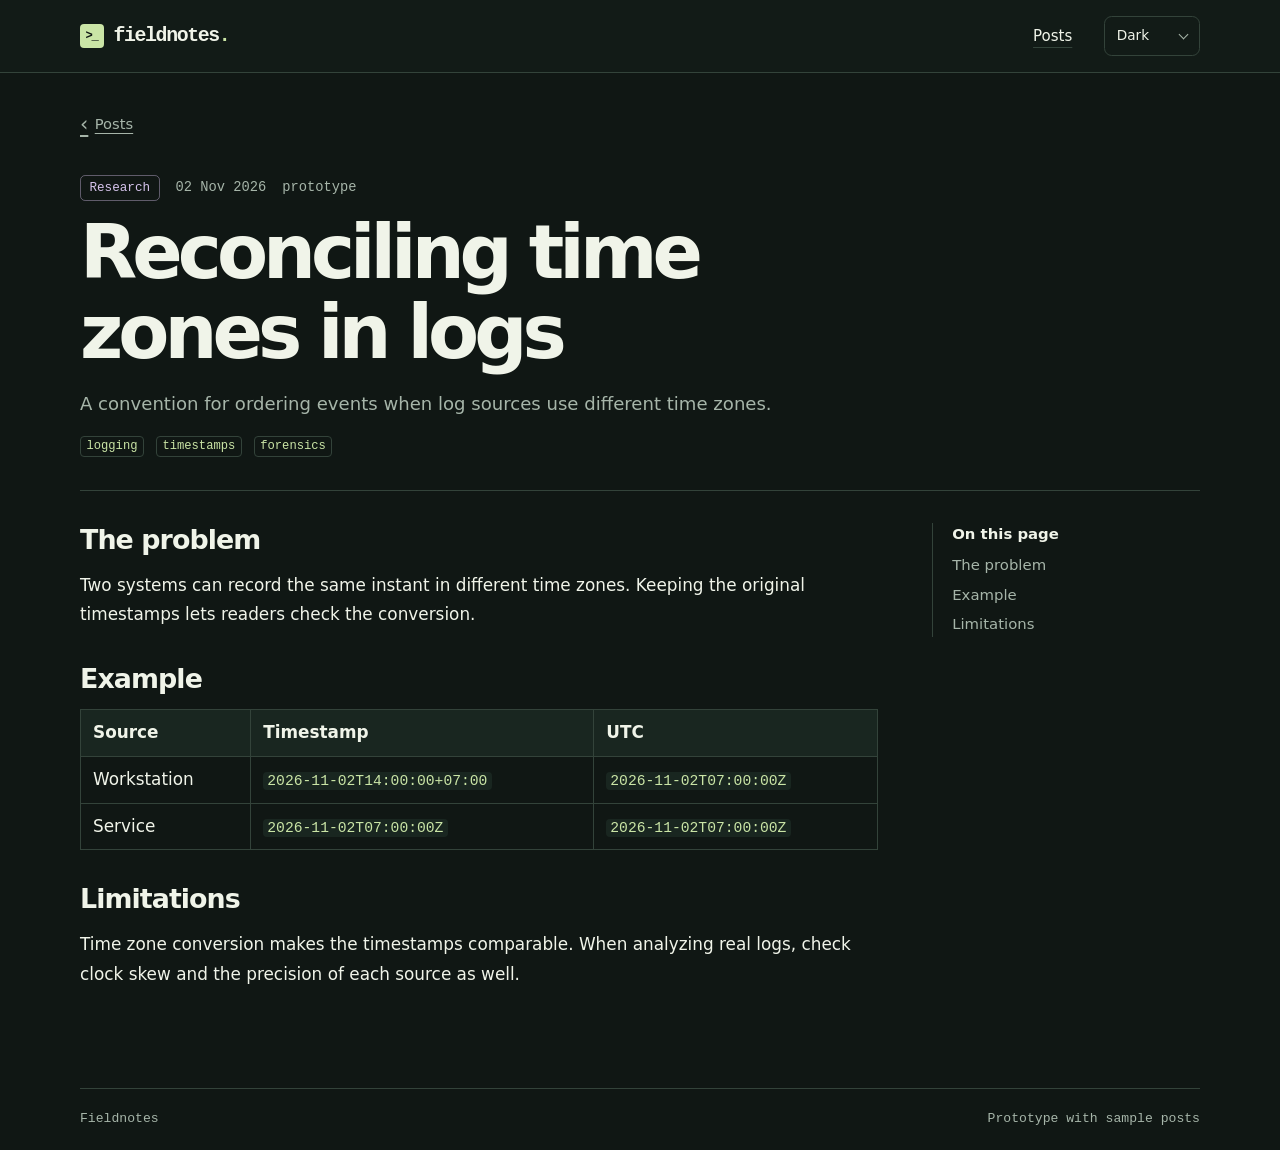
<file: posts/log-timestamps/index.html>
<!doctype html>
<html lang="en">
<head>
  <meta charset="utf-8">
  <meta name="viewport" content="width=device-width, initial-scale=1">
  <meta name="theme-color" content="#101714">
  <meta name="description" content="A convention for ordering events when log sources use different time zones.">
  <title>Reconciling time zones in logs | Fieldnotes</title>
  <script src="../../assets/theme.js"></script>
  <link rel="stylesheet" href="../../assets/site.css">
  <script src="../../assets/site.js" defer></script>
</head>
<body>
  <a class="skip-link" href="#main">Skip to content</a>
  <header class="site-header">
    <div class="shell header-inner">
      <a class="wordmark" href="../../index.html" aria-label="Fieldnotes home"><span class="brand-mark" aria-hidden="true"></span>fieldnotes<span>.</span></a>
      <nav aria-label="Main navigation"><a href="../../index.html#posts">Posts</a></nav>
      <label class="theme-control">
        <span class="sr-only">Theme</span>
        <select name="theme">
          <option value="dark">Dark</option>
          <option value="light">Light</option>
          <option value="system">System</option>
        </select>
        <span class="select-chevron" aria-hidden="true"></span>
      </label>
    </div>
  </header>
  
    <main class="shell article-page" id="main" tabindex="-1">
      <a class="back-link" href="../../index.html#posts"><span aria-hidden="true">‹</span> Posts</a>
      <header class="article-header">
        <div class="article-meta"><span class="kind-chip research">Research</span><time datetime="2026-11-02">02 Nov 2026</time><span>prototype</span></div>
        <h1 lang="en">Reconciling time zones in logs</h1>
        <p lang="en">A convention for ordering events when log sources use different time zones.</p>
        <div class="entry-tags" aria-label="Tags"><span>logging</span><span>timestamps</span><span>forensics</span></div>
      </header>
      <div class="article-layout">
        <nav class="toc" aria-label="Table of contents"><p>On this page</p><ul lang="en"><li class="h2"><a href="#the-problem">The problem</a></li><li class="h2"><a href="#example">Example</a></li><li class="h2"><a href="#limitations">Limitations</a></li></ul></nav>
        <article class="prose" lang="en"><h2 id="the-problem">The problem</h2>
<p>Two systems can record the same instant in different time zones. Keeping the original timestamps lets readers check the conversion.</p>
<h2 id="example">Example</h2>
<div class="table-scroll" tabindex="0"><table>
<thead>
<tr>
<th>Source</th>
<th>Timestamp</th>
<th>UTC</th>
</tr>
</thead>
<tbody>
<tr>
<td>Workstation</td>
<td><code>2026-11-02T14:00:00+07:00</code></td>
<td><code>2026-11-02T07:00:00Z</code></td>
</tr>
<tr>
<td>Service</td>
<td><code>2026-11-02T07:00:00Z</code></td>
<td><code>2026-11-02T07:00:00Z</code></td>
</tr>
</tbody>
</table></div>
<h2 id="limitations">Limitations</h2>
<p>Time zone conversion makes the timestamps comparable. When analyzing real logs, check clock skew and the precision of each source as well.</p>
</article>
      </div>
      <p class="sr-only" role="status" id="copy-status"></p>
    </main>
  <footer class="shell site-footer"><span>Fieldnotes</span><span>Prototype with sample posts</span></footer>
</body>
</html>
</file>
<file: assets/site.css>
:root {
  color-scheme: dark;
  --bg: #101714;
  --header: #121b17;
  --surface: #192620;
  --line: #33433a;
  --ink: #f0f4e9;
  --muted: #a6b5a9;
  --accent: #cae5a6;
  --lab: #acdcd0;
  --research: #d6c4ed;
  --code-bg: #0d1411;
  --keyword: #e0baf9;
  --string: #c9e89f;
  --number: #ffcf9b;
  --comment: #a1aea4;
  --call: #a5dedf;
  --feature: #192820;
  --mono: "Cascadia Code", Consolas, monospace;
}

:root[data-theme="light"] {
  color-scheme: light;
  --bg: #f5f7ef;
  --header: #f0f3e9;
  --surface: #e9eee3;
  --line: #c4cfc1;
  --ink: #182720;
  --muted: #485d50;
  --accent: #365a26;
  --lab: #21645a;
  --research: #5f4483;
  --code-bg: #edf2e9;
  --keyword: #66348b;
  --string: #365a26;
  --number: #8a400b;
  --comment: #506256;
  --call: #165966;
  --feature: #e6eddf;
}

*, *::before, *::after { box-sizing: border-box; }
:root { scrollbar-width: thin; scrollbar-color: color-mix(in srgb, var(--accent) 48%, var(--bg)) var(--bg); }
.table-scroll, .code-block pre { scrollbar-width: thin; scrollbar-color: color-mix(in srgb, var(--accent) 48%, var(--bg)) var(--code-bg); }
body {
  margin: 0;
  background: var(--bg);
  color: var(--ink);
  font: 1rem/1.6 "Segoe UI", system-ui, sans-serif;
  min-height: 100vh;
  display: flex;
  flex-direction: column;
}
[hidden] { display: none !important; }
main { flex: 1; }
button, input, select { font: inherit; }
button { cursor: pointer; }
a { color: inherit; }
:focus-visible { outline: 2px solid var(--accent); outline-offset: 5px; }
::selection { background: var(--accent); color: var(--bg); }
h1, h2, h3, p { margin: 0; }
h1, h2 { text-wrap: balance; }
.shell { width: min(calc(100% - 6rem), 1120px); margin-inline: auto; }
.sr-only, .skip-link:not(:focus) {
  position: absolute; width: 1px; height: 1px; padding: 0; overflow: hidden;
  clip-path: inset(50%); white-space: nowrap;
}
.skip-link:focus { position: absolute; left: 1rem; top: .5rem; padding: .6rem; background: var(--bg); z-index: 2; }

.site-header { background: var(--header); border-bottom: 1px solid var(--line); }
.header-inner { min-height: 4.5rem; display: flex; align-items: center; gap: 2rem; }
.wordmark {
  display: inline-flex; align-items: center; text-decoration: none; margin-right: auto;
  font: 700 1.24rem/1 var(--mono); letter-spacing: -.07em;
}
.wordmark > span:last-child { color: var(--accent); }
.brand-mark {
  width: 1.52rem; height: 1.52rem; display: inline-grid; place-items: center; background: var(--accent);
  margin-right: .58rem; border-radius: 4px; color: var(--bg);
}
.brand-mark::before { content: ">_"; font: 800 .76rem/1 var(--mono); letter-spacing: -.12em; padding-right: .12em; }
.site-header nav a { text-underline-offset: .38em; text-decoration-color: var(--line); font-size: .94rem; white-space: nowrap; }
.site-header nav a:hover { text-decoration-color: var(--accent); }
.theme-control { position: relative; flex: none; }
.theme-control select {
  appearance: none; cursor: pointer; min-height: 2.5rem; padding: .38rem 1.95rem .38rem .72rem;
  border: 1px solid var(--line); border-radius: .48rem; background: var(--header);
  color: var(--ink); font-size: .85rem;
}
.theme-control select:hover, .code-block button:hover { background: var(--surface); }

.hero {
  position: relative; isolation: isolate; overflow: clip;
  --scene-start: max(41%, calc(50% - 8rem));
}
.hero-content {
  position: relative; z-index: 2; min-height: clamp(28rem, 39vw, 36rem);
  width: min(calc(100% - 4rem), 1248px);
  display: grid; grid-template-columns: minmax(0, 4fr) minmax(0, 6fr);
  grid-template-rows: 1fr auto; align-items: center;
  gap: 1.35rem clamp(1.6rem, 4vw, 3.5rem);
  padding-block: clamp(2.5rem, 5vw, 4.6rem) 1.75rem; pointer-events: none;
}
.hero-content > * { pointer-events: auto; }
.intro { max-width: 26rem; min-width: 0; }
.hero::after {
  position: absolute; z-index: 1; inset: 0; content: ""; pointer-events: none;
  background: linear-gradient(90deg, var(--bg) 4%, color-mix(in srgb, var(--bg) 86%, transparent) 27%, transparent 54%);
}
.intro h1 {
  font-size: clamp(3rem, 5.7vw, 5.3rem); letter-spacing: -.073em; line-height: 1.02;
  text-wrap: wrap; margin-bottom: 1rem;
}
.intro h1 span { color: var(--accent); }
.intro > p { max-width: 36ch; color: var(--muted); font-size: 1.07rem; text-wrap: pretty; }
.latest {
  margin-top: 1.55rem; border-top: 1px solid var(--line); padding: 1rem 0 0;
  min-width: 0; max-width: 28rem;
}
.latest-label { display: flex; align-items: center; gap: .5rem; color: var(--accent); font: .78rem/1.4 var(--mono); }
.latest-label span { width: .4rem; height: .4rem; border-radius: 50%; background: currentColor; }
.latest h2 {
  margin-top: .42rem; font-size: clamp(1.12rem, 2vw, 1.38rem);
  letter-spacing: -.024em; line-height: 1.3; text-wrap: pretty;
}
.latest h2 a { text-decoration: none; }
.latest h2 a:hover { text-decoration: underline; text-underline-offset: .15em; }
.latest .article-meta { margin-top: .65rem; }
.hero-runtime {
  --runtime-bg: #10121d;
  --runtime-panel: #191b2a;
  --runtime-edge: #363a55;
  --runtime-grid: #24263a;
  --runtime-text: #f1edff;
  --runtime-muted: #a9abc4;
  --runtime-accent: #c6b8ff;
  --runtime-signal: #7de6d2;
  --runtime-glow: #27294a;
  --runtime-halo: #1c3937;
}
:root[data-theme="light"] .hero-runtime {
  --runtime-bg: #f4f2fc;
  --runtime-panel: #eae5f8;
  --runtime-edge: #c6beda;
  --runtime-grid: #e1d9f2;
  --runtime-text: #29243f;
  --runtime-muted: #595478;
  --runtime-accent: #5635a0;
  --runtime-signal: #16675b;
  --runtime-glow: #dfd7f2;
  --runtime-halo: #d1e5dc;
}
.runtime-visual {
  position: absolute; z-index: 0; inset: 0; pointer-events: none; color: var(--runtime-text);
  background:
    radial-gradient(ellipse at 74% 41%, var(--runtime-glow), transparent 61%),
    radial-gradient(ellipse at 38% 69%, var(--runtime-halo), transparent 56%);
  mask-image: radial-gradient(ellipse 74% 75% at 65% 44%, #000 23%, transparent 100%);
}
.runtime-visual::before {
  position: absolute; inset: 0; content: "";
  background:
    linear-gradient(to right, var(--runtime-edge) 1px, transparent 1px),
    linear-gradient(to bottom, var(--runtime-edge) 1px, transparent 1px);
  background-size: 30px 30px;
  opacity: .48;
  mask-image: radial-gradient(ellipse at 64% 51%, #000 14%, transparent 76%);
}
.runtime-play {
  grid-area: 2 / 2; justify-self: end; align-self: end;
  border: 1px solid var(--runtime-edge); border-radius: .34rem; color: var(--runtime-text);
  background: var(--runtime-bg); min-width: 3.75rem; min-height: 2.15rem;
  padding: .34rem .45rem; font: .79rem/1.3 var(--mono);
}
.runtime-play:hover { border-color: var(--runtime-accent); }
.runtime-terminal, .runtime-canvas {
  position: absolute; top: 0; bottom: 1.9rem;
  left: var(--scene-start); width: calc(100% - var(--scene-start) - max(1.5rem, (100% - 1540px) / 2));
}
.runtime-terminal {
  display: grid; align-items: center; margin: 0;
  padding: .75rem .8rem .75rem clamp(1rem, 5vw, 5rem);
  font: clamp(.76rem, 1.34vw, 1.19rem)/1.7 var(--mono); white-space: pre;
}
.runtime-terminal code { font: inherit; }
.terminal-prompt, .terminal-type { color: var(--runtime-signal); }
.terminal-keyword, .terminal-string { color: var(--runtime-accent); }
.terminal-output { color: var(--runtime-muted); }
.runtime-caret {
  display: inline-block; width: .52em; height: 1em; vertical-align: -.14em;
  margin-left: .13em; background: var(--runtime-signal);
}
.runtime-canvas { height: calc(100% - 1.9rem); object-fit: contain; }
.runtime-exit { z-index: 1; }

.archive { margin-block: 2rem 4.8rem; scroll-margin-top: 1.5rem; }
.archive-header { display: flex; justify-content: space-between; align-items: end; gap: 1rem; margin-bottom: 1.2rem; }
.archive-header h2 { font-size: clamp(1.8rem, 4vw, 2.42rem); line-height: 1.16; letter-spacing: -.052em; }
#result-count { font: .86rem/1.35 var(--mono); color: var(--muted); margin-top: .55rem; }
.archive-controls { display: flex; gap: .64rem; align-items: center; }
.archive-controls label {
  position: relative; display: flex; align-items: center; min-width: 0;
  border: 1px solid var(--line); border-radius: .48rem; background: var(--header);
}
.archive-controls label:focus-within { outline: 2px solid var(--accent); outline-offset: 2px; }
.search-icon {
  position: absolute; pointer-events: none; left: .94rem; top: 1rem; width: .73rem;
  height: .73rem; border: 1.5px solid var(--muted); border-radius: 50%;
}
.search-icon::after { content: ""; position: absolute; width: .32rem; height: 1.5px; background: var(--muted); transform: rotate(46deg); top: .58rem; left: .53rem; }
.archive-controls input, .archive-controls select {
  border: 0; border-radius: inherit; background-color: transparent; color: var(--ink);
  min-height: 2.83rem; padding-block: .45rem; font-size: .94rem; width: 100%;
}
.archive-controls :is(input, select):focus { outline: none; }
.archive-controls input::placeholder { color: var(--muted); opacity: 1; }
.archive-controls input { padding-inline: 2.43rem .7rem; }
.search { width: 15.2rem; }
.filter select { appearance: none; padding-inline: .83rem 2.15rem; cursor: pointer; }
.filter select option, .theme-control select option { background: var(--header); color: var(--ink); }
.select-chevron { position: absolute; pointer-events: none; right: .83rem; top: calc(50% - .32rem); width: .44rem; height: .44rem; border-right: 1px solid var(--muted); border-bottom: 1px solid var(--muted); transform: rotate(45deg); }
.entries { list-style: none; margin: 0; padding: 0; border-top: 1px solid var(--line); }
.entry {
  display: grid; grid-template-columns: 7.3rem minmax(0, 1fr) auto; gap: .85rem;
  padding: 1.18rem .28rem 1.14rem; border-bottom: 1px solid var(--line);
}
.entry-kind { padding-top: .15rem; }
.kind-chip {
  display: inline-block; padding: .2rem .53rem; border: 1px solid color-mix(in srgb, currentColor 40%, transparent);
  border-radius: .32rem; font: .79rem/1.4 var(--mono); white-space: nowrap;
}
.kind-chip.ctf { color: var(--accent); }
.kind-chip.lab { color: var(--lab); }
.kind-chip.research { color: var(--research); }
.entry h3 { font-size: 1.24rem; font-weight: 650; letter-spacing: -.025em; line-height: 1.32; }
.entry h3 a { text-decoration: none; }
.entry h3 a:hover { color: var(--accent); text-decoration: underline; text-underline-offset: .22em; }
.entry-content > p { color: var(--muted); margin-top: .23rem; font-size: .95rem; text-wrap: pretty; }
.entry-date { color: var(--muted); padding: .27rem 0 0 .5rem; font: .81rem/1.4 var(--mono); font-variant-numeric: tabular-nums; }
.entry-tags { display: flex; flex-wrap: wrap; gap: .25rem .75rem; color: var(--accent); margin-top: .5rem; font: .76rem/1.55 var(--mono); overflow-wrap: anywhere; }
.entry-tags span { padding-inline: .34rem; border: 1px solid var(--line); border-radius: .25rem; }
.empty { padding-block: 2rem; color: var(--muted); border-bottom: 1px solid var(--line); }
.site-footer { display: flex; justify-content: space-between; flex-wrap: wrap; gap: .5rem 1rem; border-top: 1px solid var(--line); padding-block: 1.3rem; color: var(--muted); font: .82rem/1.5 var(--mono); }

.article-page { padding-block: 2.45rem 4.75rem; }
.back-link { display: inline-flex; align-items: center; gap: .4rem; text-underline-offset: .25em; color: var(--muted); font-size: .92rem; }
.back-link:hover { color: var(--accent); }
.back-link span { line-height: 1; font-size: 1.3rem; }
.article-header { border-bottom: 1px solid var(--line); padding-block: 2.3rem 2.1rem; }
.article-meta { display: flex; align-items: center; flex-wrap: wrap; gap: .7rem 1rem; color: var(--muted); font: .86rem/1.4 var(--mono); }
.article-header h1 { max-width: 21ch; font-size: clamp(2.4rem, 6.4vw, 4.65rem); margin-block: .75rem 1rem; letter-spacing: -.067em; line-height: 1.08; overflow-wrap: anywhere; }
.article-header p { color: var(--muted); max-width: 66ch; font-size: 1.13rem; }
.article-header .entry-tags { margin-top: 1.07rem; }
.article-layout { display: grid; grid-template-columns: minmax(0, 1fr) 13rem; column-gap: 3.4rem; align-items: start; padding-top: 2rem; max-width: 1060px; }
.prose { grid-row: 1; grid-column: 1; max-width: 75ch; min-width: 0; overflow-wrap: anywhere; font-size: 1.055rem; line-height: 1.76; }
.prose > :is(p, ul, ol, blockquote, .table-scroll, figure) { margin: .9rem 0 1.4rem; }
.prose h2 { font-size: 1.68rem; letter-spacing: -.035em; line-height: 1.23; }
.prose h3 { font-size: 1.28rem; }
.prose :is(h2, h3, h4) { scroll-margin-top: 1rem; margin-top: 2rem; }
.prose > :first-child { margin-top: 0; }
.prose a { color: var(--accent); text-underline-offset: .2em; }
.prose img { max-width: 100%; height: auto; display: block; }
.prose blockquote { border-left: 2px solid var(--accent); padding-left: 1rem; color: var(--muted); }
.prose code { font: .87em/1.6 var(--mono); }
.prose :not(pre) > code { background: var(--surface); border-radius: .25rem; padding: .08em .28em; color: var(--accent); }
.toc { grid-row: 1; grid-column: 2; align-self: start; position: sticky; top: 1.4rem; padding-left: 1.2rem; border-left: 1px solid var(--line); font-size: .93rem; }
.toc p { font-weight: 650; }
.toc ul { list-style: none; margin: .45rem 0 0; padding: 0; }
.toc li + li { margin-top: .36rem; }
.toc .h3 { padding-left: .65rem; }
.toc a { color: var(--muted); text-decoration: none; }
.toc a:hover { color: var(--accent); text-decoration: underline; }
.table-scroll { overflow-x: auto; }
.prose table { border-collapse: collapse; min-width: 100%; }
.prose th, .prose td { text-align: left; padding: .5rem .75rem; border: 1px solid var(--line); }
.prose th { background: var(--surface); }
.code-block { border: 1px solid var(--line); border-radius: .62rem; background: var(--code-bg); }
.code-block figcaption { display: flex; align-items: center; justify-content: space-between; padding: .42rem .78rem; color: var(--muted); border-bottom: 1px solid var(--line); font: .79rem/1.4 var(--mono); }
.code-block button { border: 1px solid transparent; color: var(--ink); background: transparent; border-radius: .3rem; padding: .35rem .46rem; font: inherit; }
.code-block pre { border-radius: 0 0 .62rem .62rem; overflow: auto; padding: .9rem 1rem 1.1rem; margin: 0; tab-size: 4; line-height: 1.6; }
.code-block code { color: var(--ink); }
.syntax :is(.k, .kc, .kd, .kn, .kp, .kr, .kt, .ow) { color: var(--keyword); }
.syntax :is(.s, .sa, .sb, .sc, .dl, .sd, .s2, .se, .sh, .si, .sx, .sr, .s1, .ss, .gi) { color: var(--string); }
.syntax :is(.m, .mf, .mh, .mi, .mo, .il, .gd) { color: var(--number); }
.syntax :is(.c, .ch, .cm, .cp, .cpf, .c1, .cs) { color: var(--comment); }
.syntax :is(.nf, .nb, .ne, .nc, .na, .nt, .nn) { color: var(--call); }

@media (max-width: 760px) {
  .shell { width: calc(100% - 2.2rem); }
  .header-inner { min-height: 4.09rem; gap: 1.05rem; }
  .hero-content { width: calc(100% - 2.2rem); min-height: 0; grid-template-columns: 1fr; grid-template-rows: auto clamp(11.25rem, 41vw, 20rem) auto; gap: .8rem; padding-block: 1.85rem 1rem; }
  .hero::after { background: linear-gradient(var(--bg) 0, color-mix(in srgb, var(--bg) 82%, transparent) 32%, transparent 57%); }
  .intro h1 { font-size: clamp(2.6rem, 10vw, 4.2rem); margin-bottom: .55rem; }
  .intro > p { font-size: 1rem; }
  .latest { margin-top: 1.2rem; }
  .runtime-visual { mask-image: radial-gradient(ellipse 87% 62% at 55% 60%, #000 24%, transparent 97%); }
  .runtime-terminal, .runtime-canvas { inset: auto 0 3rem; width: 100%; height: clamp(12rem, 46vw, 22rem); }
  .runtime-terminal { padding: .75rem 1rem .75rem max(1.2rem, calc((100vw - 27ch) / 5)); font-size: clamp(.7rem, 2.6vw, 1.02rem); }
  .runtime-play { grid-area: 3 / 1; }
  .archive { margin-top: 2.1rem; }
  .archive-header { align-items: stretch; flex-direction: column; }
  .archive-controls .search { flex: 1; }
  .entry { grid-template-columns: minmax(0, 1fr) auto; gap: .4rem .35rem; padding: 1.02rem 0; }
  .entry-kind { grid-column: 1; grid-row: 1; padding-top: 0; }
  .entry-date { grid-column: 2; grid-row: 1; }
  .entry-content { grid-column: 1 / -1; }
  .article-page { padding-top: 1.6rem; }
  .article-header { padding-block: 1.5rem; }
  .article-layout { display: flex; flex-direction: column; gap: 1.55rem; }
  .toc { position: static; }
  .prose { width: 100%; }
}

@media (max-width: 365px) {
  .header-inner { gap: .65rem; }
  .wordmark { font-size: 1.09rem; }
  .theme-control select { padding-left: .53rem; font-size: .8rem; }
  .runtime-play { min-width: 3.1rem; font-size: .7rem; }
}
</file>
<file: admin/studio.css>
.studio { padding-block: clamp(2rem, 5vw, 4.25rem); }
.studio-heading { padding-bottom: 1.6rem; border-bottom: 1px solid var(--line); margin-bottom: 1.8rem; }
.studio-heading h1 { font-size: clamp(2.5rem, 6vw, 4.5rem); letter-spacing: -.065em; line-height: 1.05; }
.studio-heading h1 span { color: var(--accent); }
.studio-heading p, .login p, .message { color: var(--muted); margin-top: .65rem; }
.studio a { text-underline-offset: .23em; }
.studio :is(button, input, textarea, select), #sign-out {
  color: var(--ink); background: var(--header); border: 1px solid var(--line); border-radius: .4rem;
  min-height: 2.55rem; padding: .4rem .66rem;
}
.studio button:hover, #sign-out:hover, .upload:hover { border-color: var(--accent); }
.studio button:disabled { opacity: .63; cursor: wait; }
.studio .primary { background: var(--accent); color: var(--bg); border-color: var(--accent); font-weight: 650; }
.login { max-width: 36rem; }
.login form { display: flex; flex-wrap: wrap; align-items: center; gap: .55rem; margin-top: 1.2rem; }
.login label { flex-basis: 100%; }
.login input { flex: 1 1 13rem; min-width: 0; }
.message[data-error] { color: #ffb7aa; }
.workspace { display: grid; grid-template-columns: 13.75rem minmax(0, 1fr); gap: 1.6rem; align-items: start; }
.library { border-right: 1px solid var(--line); padding-right: 1rem; }
.library-heading { display: flex; align-items: center; gap: .55rem; justify-content: space-between; }
.library-heading h2, .preview h2 { font-size: 1rem; }
.library ul { list-style: none; margin: .6rem 0 0; padding: 0; }
.library li + li { margin-top: .32rem; }
.library li button { width: 100%; text-align: left; display: grid; overflow-wrap: anywhere; }
.library button[aria-current] { border-color: var(--accent); }
.library small { color: var(--muted); }
.compose fieldset { display: grid; grid-template-columns: repeat(2, minmax(0, 1fr)); gap: .8rem; border: 0; padding: 0; margin: 0; min-width: 0; }
.compose fieldset > label { display: grid; gap: .25rem; font-size: .9rem; }
.compose input, .compose textarea, .compose select { width: 100%; min-width: 0; }
.compose .wide { grid-column: 1 / -1; }
.editor, .preview { min-width: 0; border: 1px solid var(--line); border-radius: .45rem; background: var(--code-bg); }
.editor-bar, .preview h2 { padding: .55rem .75rem; border-bottom: 1px solid var(--line); }
.editor-bar { display: flex; align-items: center; justify-content: space-between; gap: .55rem; min-height: 3.15rem; }
.upload { position: relative; border: 1px solid var(--line); border-radius: .35rem; padding: .25rem .5rem; cursor: pointer; }
.upload input { position: absolute; width: 1px; height: 1px; opacity: 0; pointer-events: none; }
.upload:focus-within { outline: 2px solid var(--accent); outline-offset: 3px; }
.editor textarea { display: block; min-height: 27rem; border: 0; background: transparent; resize: vertical; padding: .8rem; font: .9rem/1.65 var(--mono); }
.preview .prose { min-height: 27rem; max-height: 39rem; overflow: auto; padding: .75rem; }
.preview pre { overflow: auto; }
.preview img { max-height: 22rem; object-fit: contain; }
.actions { display: flex; flex-wrap: wrap; justify-content: end; gap: .55rem; }
#publish-links { display: flex; flex-wrap: wrap; gap: 1rem; margin-top: .35rem; font-size: .9rem; }
@media (min-width: 1020px) {
  .compose .editor { grid-column: 1; }
  .compose .preview { grid-column: 2; }
}
@media (max-width: 760px) {
  .workspace { grid-template-columns: minmax(0, 1fr); }
  .library { border-right: 0; border-bottom: 1px solid var(--line); padding: 0 0 .8rem; }
  .library ul { max-height: 14rem; overflow: auto; }
  .editor textarea, .preview .prose { min-height: 15rem; }
}
</file>
